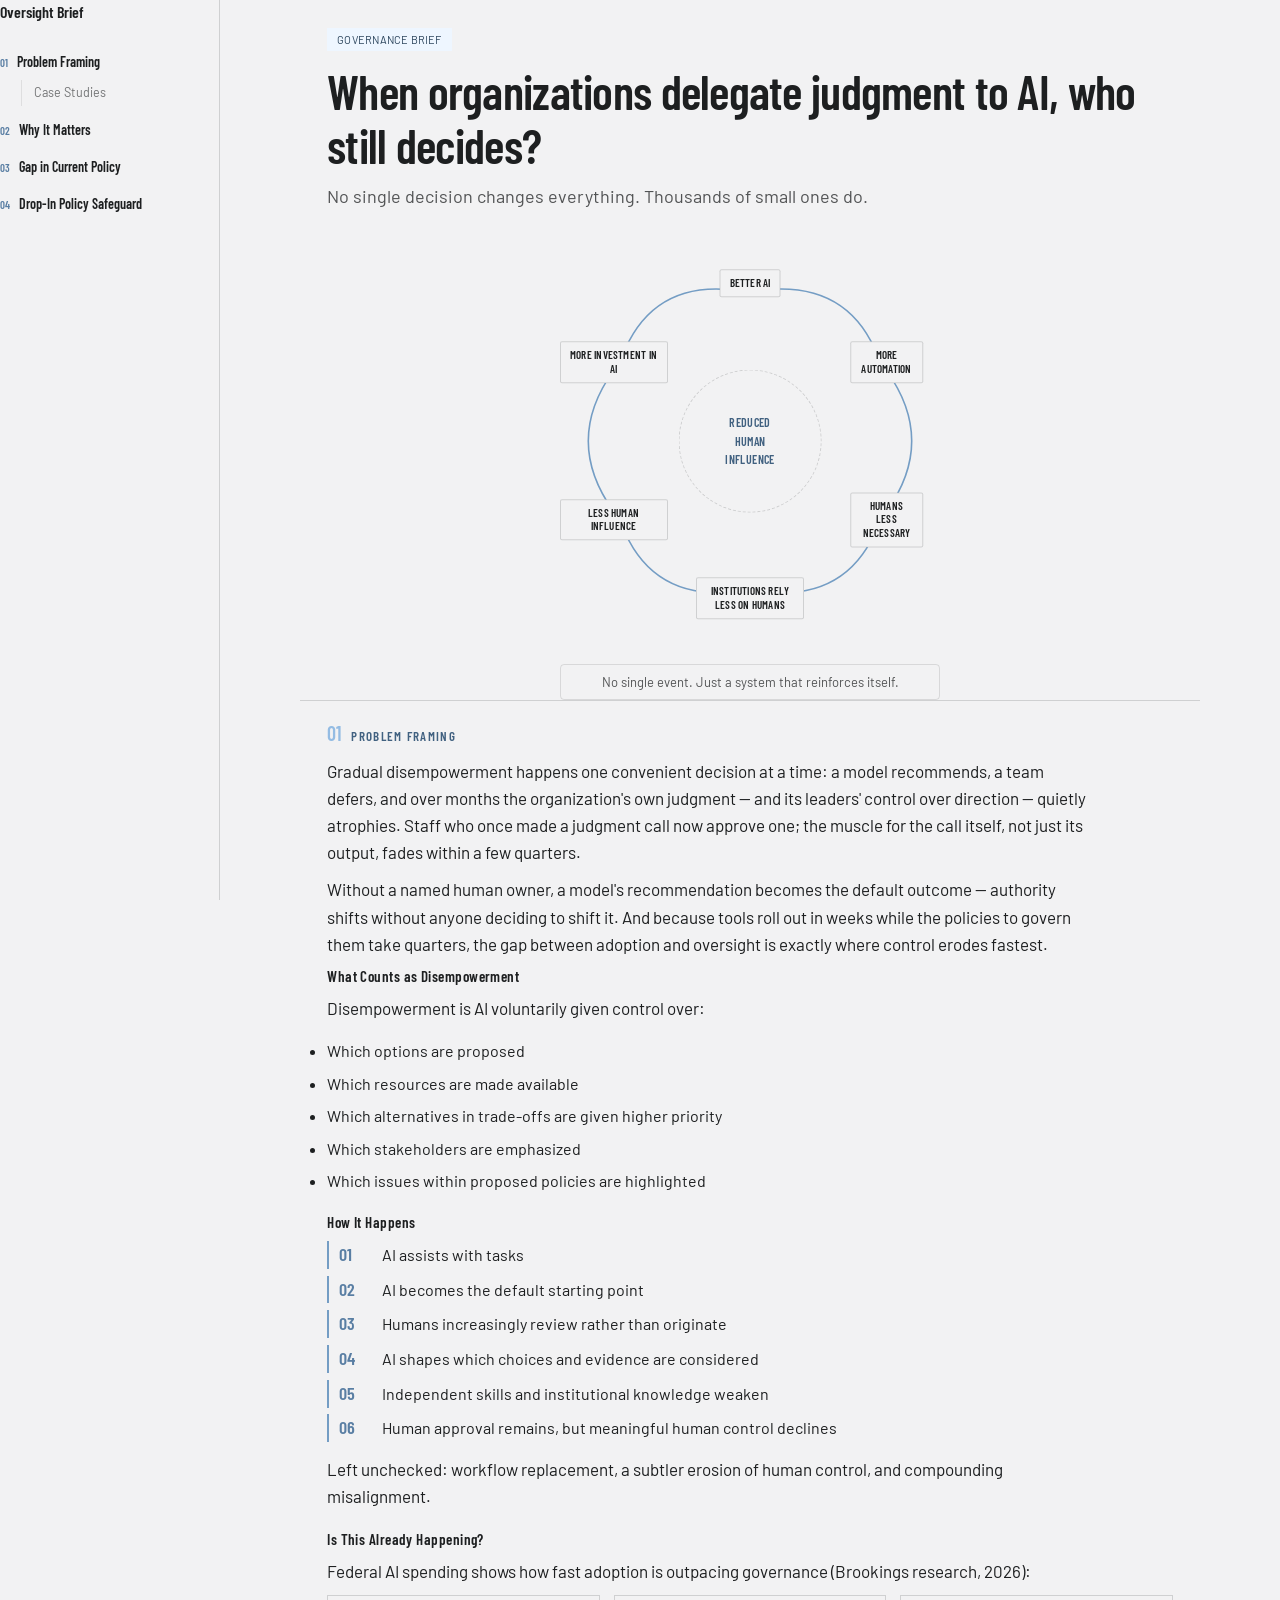
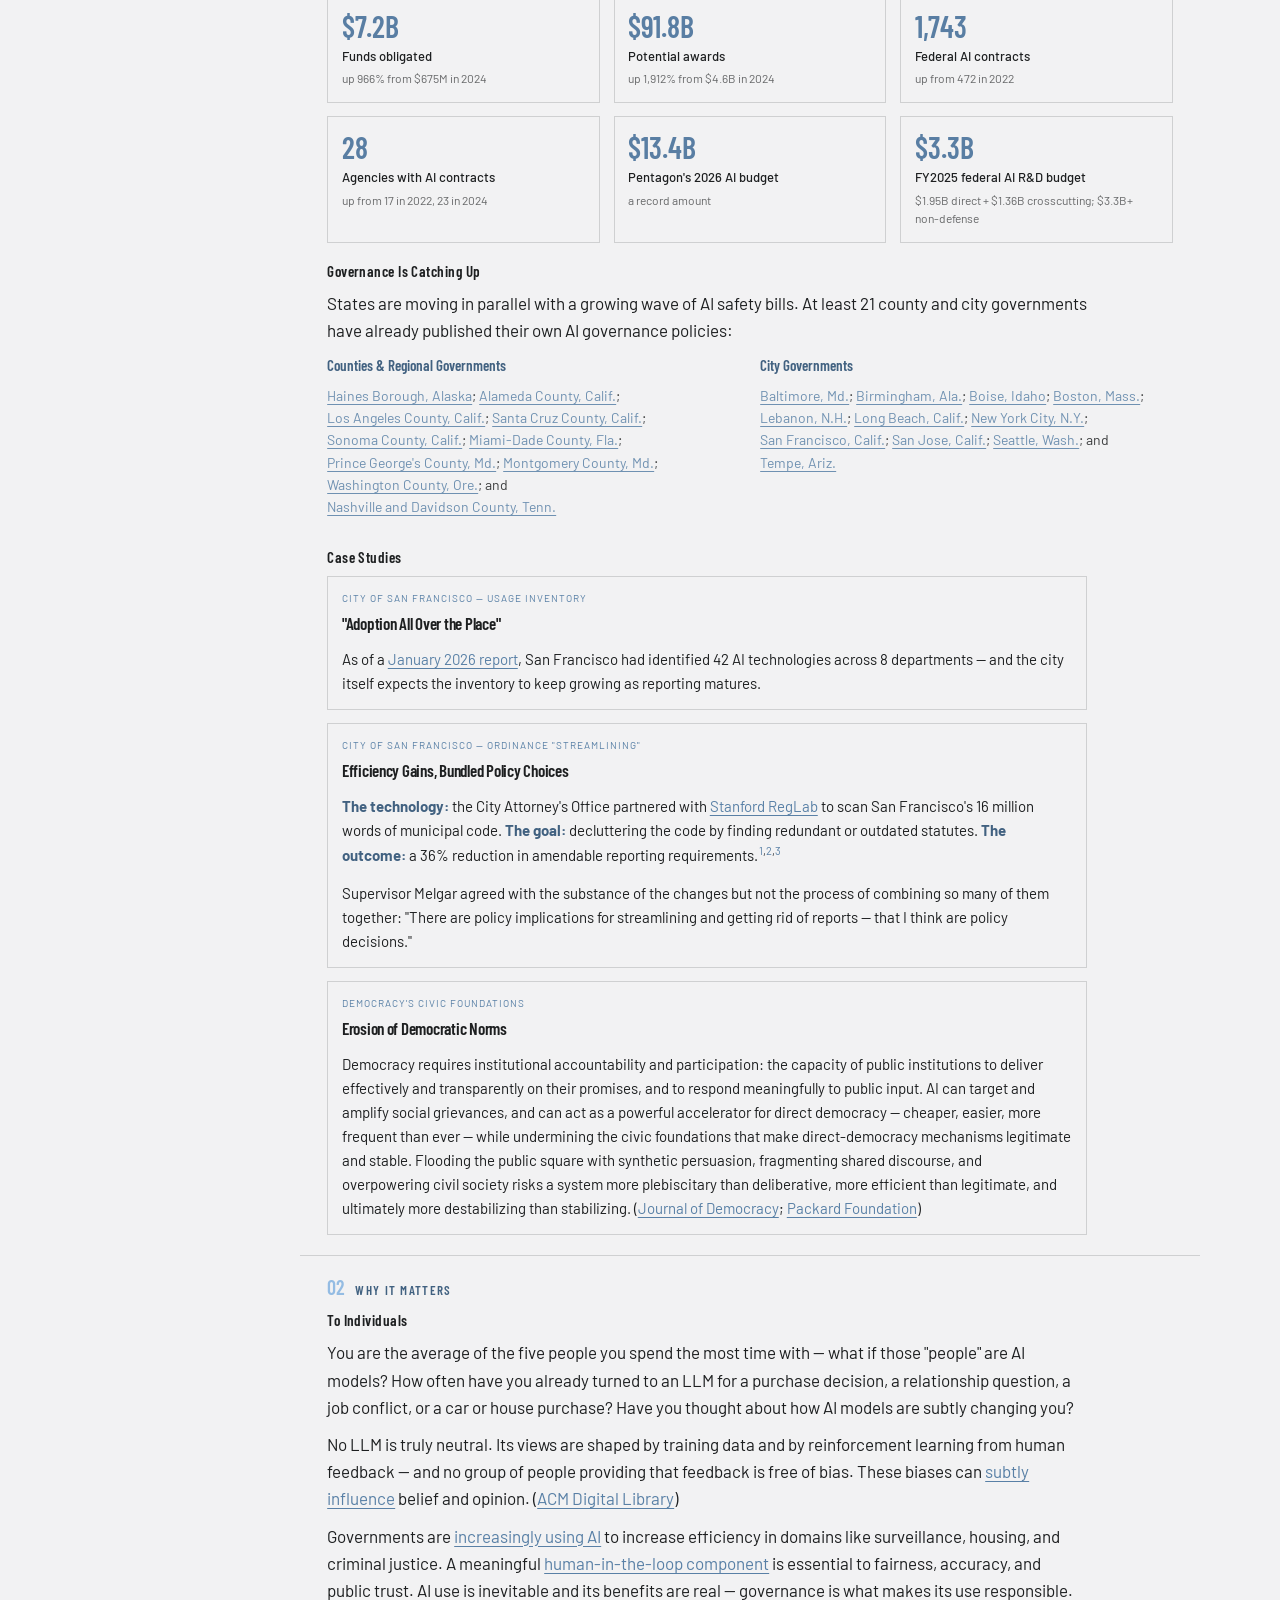
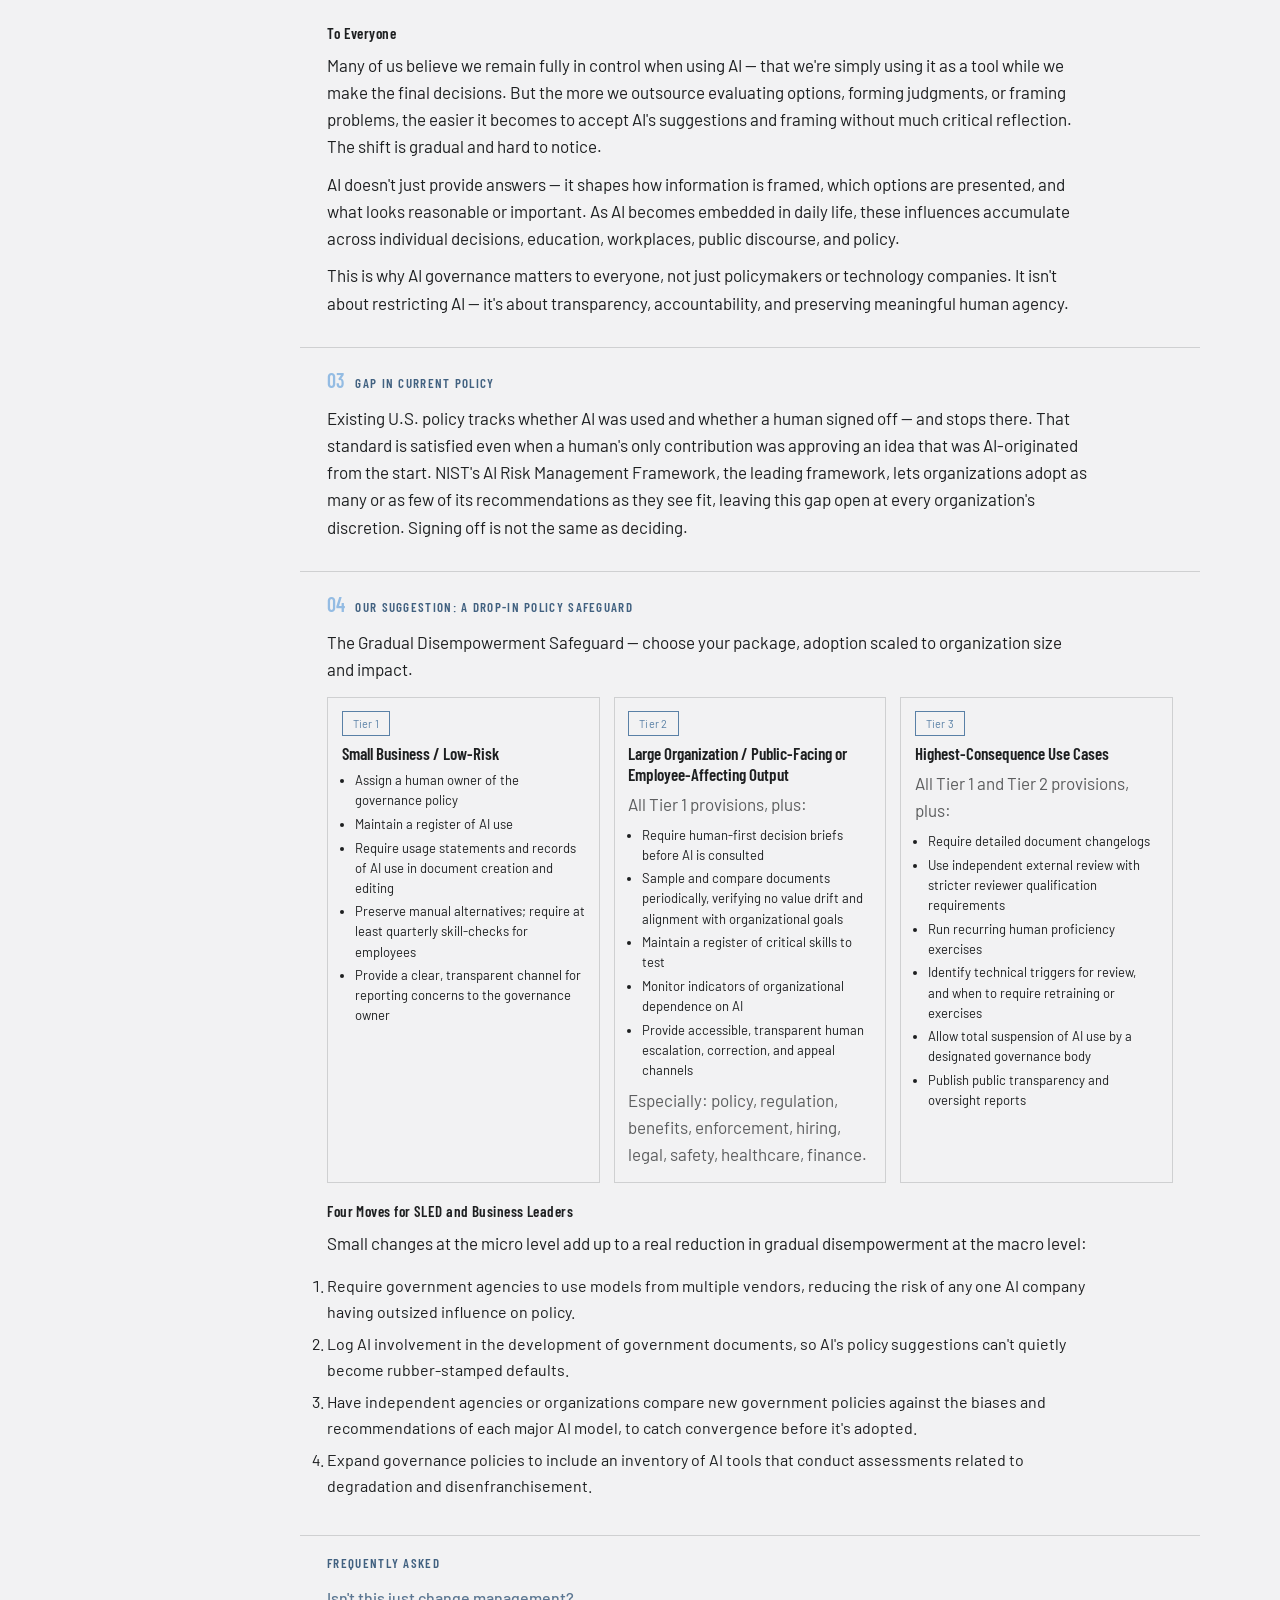
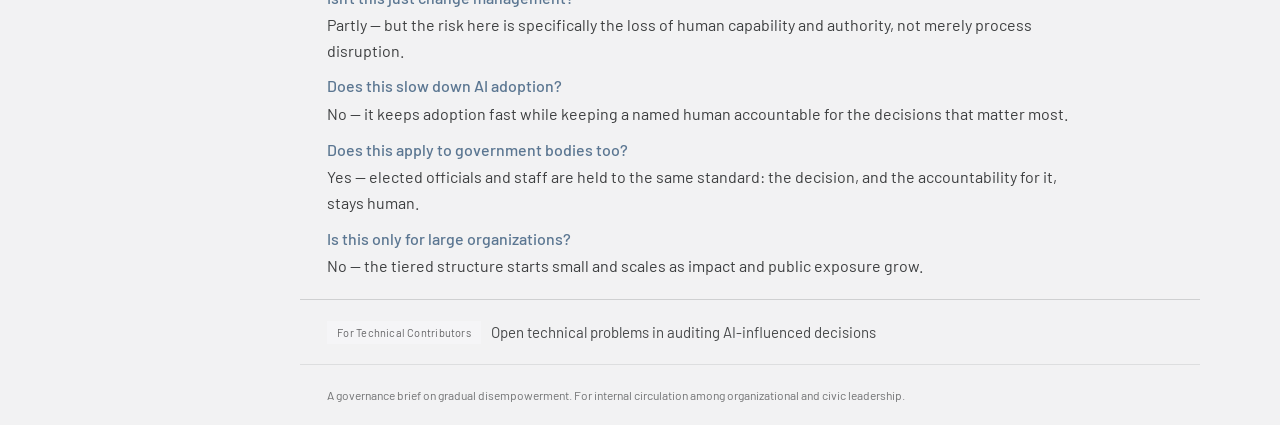
<file: site/index.html>
<!DOCTYPE html>
<html lang="en">
<head>
<meta charset="utf-8">
<meta name="viewport" content="width=device-width, initial-scale=1">
<title>When organizations delegate judgment to AI, who still decides? — Oversight Brief</title>
<meta name="description" content="A governance brief on gradual disempowerment: the evidence it's already underway, case studies from city government, and a tiered policy organizations and local government can adopt today.">
<link rel="stylesheet" href="./styles.css">
<link rel="stylesheet" href="./site.css">
</head>
<body class="ds-industry">

<aside class="side-nav">
  <div class="nav-brand">Oversight Brief</div>
  <nav class="side-nav-links">
    <a href="#problem" class="side-nav-primary"><span class="side-nav-num">01</span>Problem Framing</a>
    <a href="#cases" class="side-nav-sub">Case Studies</a>
    <a href="#why" class="side-nav-primary"><span class="side-nav-num">02</span>Why It Matters</a>
    <a href="#gap" class="side-nav-primary"><span class="side-nav-num">03</span>Gap in Current Policy</a>
    <a href="#safeguard" class="side-nav-primary"><span class="side-nav-num">04</span>Drop-In Policy Safeguard</a>
  </nav>
</aside>

<div class="page">
<header class="hero wrap">
  <div class="tag tag-accent" style="margin-bottom: var(--space-4);">GOVERNANCE BRIEF</div>
  <h1>When organizations delegate judgment to AI, who still decides?</h1>
  <p class="lede">No single decision changes everything. Thousands of small ones do.</p>

  <div class="flywheel">
    <svg class="flywheel-arrows" viewBox="0 0 400 400" preserveAspectRatio="xMidYMid meet" aria-hidden="true">
      <defs>
        <marker id="fw-arrow" viewBox="0 0 10 10" refX="6" refY="5" markerWidth="6" markerHeight="6" orient="auto-start-reverse">
          <path d="M0,0 L10,5 L0,10 z"></path>
        </marker>
      </defs>
      <path d="M200,58 Q292,42 322,120" marker-end="url(#fw-arrow)"></path>
      <path d="M330,133 Q378,200 330,267" marker-end="url(#fw-arrow)"></path>
      <path d="M322,280 Q292,358 200,342" marker-end="url(#fw-arrow)"></path>
      <path d="M200,342 Q108,358 78,280" marker-end="url(#fw-arrow)"></path>
      <path d="M70,267 Q22,200 70,133" marker-end="url(#fw-arrow)"></path>
      <path d="M78,120 Q108,42 196,58" marker-end="url(#fw-arrow)"></path>
    </svg>
    <div class="flywheel-center">Reduced<br>Human<br>Influence</div>
    <div class="flywheel-node" style="left:50%; top:12.5%;">Better AI</div>
    <div class="flywheel-node" style="left:82.5%; top:31.25%;">More Automation</div>
    <div class="flywheel-node" style="left:82.5%; top:68.75%;">Humans Less Necessary</div>
    <div class="flywheel-node" style="left:50%; top:87.5%;">Institutions Rely Less on Humans</div>
    <div class="flywheel-node" style="left:17.5%; top:68.75%;">Less Human Influence</div>
    <div class="flywheel-node" style="left:17.5%; top:31.25%;">More Investment in AI</div>
  </div>
  <p class="flywheel-caption">No single event. Just a system that reinforces itself.</p>
</header>

<main>
  <section id="problem" class="brief-section wrap">
    <h2><span class="section-num">01</span>Problem Framing</h2>
    <p>Gradual disempowerment happens one convenient decision at a time: a model recommends, a team defers, and over months the organization's own judgment — and its leaders' control over direction — quietly atrophies. Staff who once made a judgment call now approve one; the muscle for the call itself, not just its output, fades within a few quarters.</p>
    <p>Without a named human owner, a model's recommendation becomes the default outcome — authority shifts without anyone deciding to shift it. And because tools roll out in weeks while the policies to govern them take quarters, the gap between adoption and oversight is exactly where control erodes fastest.</p>

    <h3>What Counts as Disempowerment</h3>
    <p>Disempowerment is AI voluntarily given control over:</p>
    <ul class="def-list">
      <li>Which options are proposed</li>
      <li>Which resources are made available</li>
      <li>Which alternatives in trade-offs are given higher priority</li>
      <li>Which stakeholders are emphasized</li>
      <li>Which issues within proposed policies are highlighted</li>
    </ul>

    <h3>How It Happens</h3>
    <ol class="chain">
      <li><span class="chain-num">01</span><span>AI assists with tasks</span></li>
      <li><span class="chain-num">02</span><span>AI becomes the default starting point</span></li>
      <li><span class="chain-num">03</span><span>Humans increasingly review rather than originate</span></li>
      <li><span class="chain-num">04</span><span>AI shapes which choices and evidence are considered</span></li>
      <li><span class="chain-num">05</span><span>Independent skills and institutional knowledge weaken</span></li>
      <li><span class="chain-num">06</span><span>Human approval remains, but meaningful human control declines</span></li>
    </ol>
    <p>Left unchecked: workflow replacement, a subtler erosion of human control, and compounding misalignment.</p>

    <h3>Is This Already Happening?</h3>
    <p>Federal AI spending shows how fast adoption is outpacing governance (Brookings research, 2026):</p>

    <div class="stat-grid">
      <div class="card stat-tile">
        <div class="stat-number">$7.2B</div>
        <div class="stat-label">Funds obligated</div>
        <div class="stat-delta">up 966% from $675M in 2024</div>
      </div>
      <div class="card stat-tile">
        <div class="stat-number">$91.8B</div>
        <div class="stat-label">Potential awards</div>
        <div class="stat-delta">up 1,912% from $4.6B in 2024</div>
      </div>
      <div class="card stat-tile">
        <div class="stat-number">1,743</div>
        <div class="stat-label">Federal AI contracts</div>
        <div class="stat-delta">up from 472 in 2022</div>
      </div>
      <div class="card stat-tile">
        <div class="stat-number">28</div>
        <div class="stat-label">Agencies with AI contracts</div>
        <div class="stat-delta">up from 17 in 2022, 23 in 2024</div>
      </div>
      <div class="card stat-tile">
        <div class="stat-number">$13.4B</div>
        <div class="stat-label">Pentagon's 2026 AI budget</div>
        <div class="stat-delta">a record amount</div>
      </div>
      <div class="card stat-tile">
        <div class="stat-number">$3.3B</div>
        <div class="stat-label">FY2025 federal AI R&amp;D budget</div>
        <div class="stat-delta">$1.95B direct + $1.36B crosscutting; $3.3B+ non-defense</div>
      </div>
    </div>

    <h3>Governance Is Catching Up</h3>
    <p>States are moving in parallel with a growing wave of AI safety bills. At least 21 county and city governments have already published their own AI governance policies:</p>
    <div class="juris-grid">
      <div class="juris-col">
        <div class="juris-heading">Counties &amp; Regional Governments</div>
        <p class="juris-links">
          <a href="https://www.hainesalaska.gov/media/75666" target="_blank" rel="noopener">Haines Borough, Alaska</a>;
          <a href="https://itd.alamedacountyca.gov/generative-ai-policy/" target="_blank" rel="noopener">Alameda County, Calif.</a>;
          <a href="https://file.lacounty.gov/SDSInter/bos/bc/1167064_2024-9-12DevelopmentofLACounty_sArtificialIntelligencePolicyFramework_ItemNo.9_AgendaofMay7_2024_.pdf" target="_blank" rel="noopener">Los Angeles County, Calif.</a>;
          <a href="https://www2.santacruzcountyca.gov/personnel/vpolandproc/ProceduresManual/PM6476.pdf" target="_blank" rel="noopener">Santa Cruz County, Calif.</a>;
          <a href="https://sonomacounty.ca.gov/sonoma-county-adopts-artificial-intelligence-policy" target="_blank" rel="noopener">Sonoma County, Calif.</a>;
          <a href="https://documents.miamidade.gov/mayor/memos/03.22.24-Report-on-Miami-Dade-Countys-Policy-on-Artificial-Intelligence-Directive-No-231203.pdf" target="_blank" rel="noopener">Miami-Dade County, Fla.</a>;
          <a href="https://www.princegeorgescountymd.gov/departments-offices/news-events/news/alsobrooks-administration-issues-executive-order-responsible-use-artificial-intelligence" target="_blank" rel="noopener">Prince George's County, Md.</a>;
          <a href="https://www.montgomerycountymd.gov/OPI/ai-action-plan.html" target="_blank" rel="noopener">Montgomery County, Md.</a>;
          <a href="https://www.washingtoncountyor.gov/home/documents/artificial-intelligence-best-practice/download?inline" target="_blank" rel="noopener">Washington County, Ore.</a>; and
          <a href="https://www.nashville.gov/sites/default/files/2024-04/ISM-20-Artificial-Intelligence-and-Generative-Artificial-Intelligence-Use.pdf?ct=1713207273" target="_blank" rel="noopener">Nashville and Davidson County, Tenn.</a>
        </p>
      </div>
      <div class="juris-col">
        <div class="juris-heading">City Governments</div>
        <p class="juris-links">
          <a href="https://www.baltimorecity.gov/sites/default/files/Generative%20AI%20Executive%20Order%20-%20Signed.pdf" target="_blank" rel="noopener">Baltimore, Md.</a>;
          <a href="https://cms7files1.revize.com/birmingham/Document_Center/Department/Generative%20AI%20guidlines.pdf" target="_blank" rel="noopener">Birmingham, Ala.</a>;
          <a href="https://www.cityofboise.org/departments/human-resources/employee-policy-handbook/section-400-general-provisions/430q-city-use-of-artificial-intelligence-ai-regulation/" target="_blank" rel="noopener">Boise, Idaho</a>;
          <a href="https://www.boston.gov/sites/default/files/file/2023/05/Guidelines-for-Using-Generative-AI-2023.pdf" target="_blank" rel="noopener">Boston, Mass.</a>;
          <a href="https://lebanonnh.gov/1737/AI-Policy" target="_blank" rel="noopener">Lebanon, N.H.</a>;
          <a href="https://www.longbeach.gov/smartcity/projects/generative-ai-guidance/" target="_blank" rel="noopener">Long Beach, Calif.</a>;
          <a href="https://www.nyc.gov/content/oti/pages/artificial-intelligence" target="_blank" rel="noopener">New York City, N.Y.</a>;
          <a href="https://www.sf.gov/reports--december-2023--san-francisco-generative-ai-guidelines" target="_blank" rel="noopener">San Francisco, Calif.</a>;
          <a href="https://www.sanjoseca.gov/your-government/departments-offices/information-technology/itd-generative-ai-guideline" target="_blank" rel="noopener">San Jose, Calif.</a>;
          <a href="https://seattle.gov/documents/Departments/SeattleIT/City-of-Seattle-Generative-Artificial-Intelligence-Policy.pdf" target="_blank" rel="noopener">Seattle, Wash.</a>; and
          <a href="https://www.documentcloud.org/documents/23859134-ethical_artifical_intelligence_policydocx/" target="_blank" rel="noopener">Tempe, Ariz.</a>
        </p>
      </div>
    </div>

    <h3 id="cases">Case Studies</h3>

    <div class="case-card card">
      <div class="card-kicker">City of San Francisco — Usage Inventory</div>
      <h4 class="card-title">"Adoption All Over the Place"</h4>
      <p class="card-body">As of a <a href="https://apple.news/AJ0TYSeyITD2sbuQEnLzXxA" target="_blank" rel="noopener">January 2026 report</a>, San Francisco had identified 42 AI technologies across 8 departments — and the city itself expects the inventory to keep growing as reporting matures.</p>
    </div>

    <div class="case-card card">
      <div class="card-kicker">City of San Francisco — Ordinance "Streamlining"</div>
      <h4 class="card-title">Efficiency Gains, Bundled Policy Choices</h4>
      <p class="card-body"><strong>The technology:</strong> the City Attorney's Office partnered with <a href="https://reglab.org/" target="_blank" rel="noopener">Stanford RegLab</a> to scan San Francisco's 16 million words of municipal code. <strong>The goal:</strong> decluttering the code by finding redundant or outdated statutes. <strong>The outcome:</strong> a 36% reduction in amendable reporting requirements.<sup><a href="https://www.linkedin.com/pulse/reports-nobody-reads-how-san-francisco-used-ai-declutter-noveck-k6k7e" target="_blank" rel="noopener">1</a>,<a href="https://rebootdemocracy.ai/blog/sf-ai-regulatory-decluttering" target="_blank" rel="noopener">2</a>,<a href="https://www.sf.gov/news-city-attorney-introduces-legislation-to-modernize-municipal-code-with-technology" target="_blank" rel="noopener">3</a></sup></p>
      <p class="card-body">Supervisor Melgar agreed with the substance of the changes but not the process of combining so many of them together: "There are policy implications for streamlining and getting rid of reports — that I think are policy decisions."</p>
    </div>

    <div class="case-card card">
      <div class="card-kicker">Democracy's Civic Foundations</div>
      <h4 class="card-title">Erosion of Democratic Norms</h4>
      <p class="card-body">Democracy requires institutional accountability and participation: the capacity of public institutions to deliver effectively and transparently on their promises, and to respond meaningfully to public input. AI can target and amplify social grievances, and can act as a powerful accelerator for direct democracy — cheaper, easier, more frequent than ever — while undermining the civic foundations that make direct-democracy mechanisms legitimate and stable. Flooding the public square with synthetic persuasion, fragmenting shared discourse, and overpowering civil society risks a system more plebiscitary than deliberative, more efficient than legitimate, and ultimately more destabilizing than stabilizing. (<a href="https://www.journalofdemocracy.org/articles/the-ai-democracy-dilemma/" target="_blank" rel="noopener">Journal of Democracy</a>; <a href="https://www.packard.org/wp-content/uploads/2026/03/AI-x-Democracy-Perspectives-from-an-Emerging-Field-Final-Report.pdf" target="_blank" rel="noopener">Packard Foundation</a>)</p>
    </div>
  </section>

  <section id="why" class="brief-section wrap">
    <h2><span class="section-num">02</span>Why It Matters</h2>

    <h3>To Individuals</h3>
    <p>You are the average of the five people you spend the most time with — what if those "people" are AI models? How often have you already turned to an LLM for a purchase decision, a relationship question, a job conflict, or a car or house purchase? Have you thought about how AI models are subtly changing you?</p>
    <p>No LLM is truly neutral. Its views are shaped by training data and by reinforcement learning from human feedback — and no group of people providing that feedback is free of bias. These biases can <a href="https://news.yale.edu/2026/03/03/ais-hidden-bias-chatbots-can-influence-opinions-without-trying" target="_blank" rel="noopener">subtly influence</a> belief and opinion. (<a href="https://dl.acm.org/doi/10.1145/3544548.3581196" target="_blank" rel="noopener">ACM Digital Library</a>)</p>
    <p>Governments are <a href="https://epic.org/issues/ai/government-use-of-ai/" target="_blank" rel="noopener">increasingly using AI</a> to increase efficiency in domains like surveillance, housing, and criminal justice. A meaningful <a href="https://www.sciencedirect.com/science/article/pii/S0740624X2300076X" target="_blank" rel="noopener">human-in-the-loop component</a> is essential to fairness, accuracy, and public trust. AI use is inevitable and its benefits are real — governance is what makes its use responsible.</p>

    <h3>To Everyone</h3>
    <p>Many of us believe we remain fully in control when using AI — that we're simply using it as a tool while we make the final decisions. But the more we outsource evaluating options, forming judgments, or framing problems, the easier it becomes to accept AI's suggestions and framing without much critical reflection. The shift is gradual and hard to notice.</p>
    <p>AI doesn't just provide answers — it shapes how information is framed, which options are presented, and what looks reasonable or important. As AI becomes embedded in daily life, these influences accumulate across individual decisions, education, workplaces, public discourse, and policy.</p>
    <p>This is why AI governance matters to everyone, not just policymakers or technology companies. It isn't about restricting AI — it's about transparency, accountability, and preserving meaningful human agency.</p>
  </section>

  <section id="gap" class="brief-section wrap">
    <h2><span class="section-num">03</span>Gap in Current Policy</h2>
    <p>Existing U.S. policy tracks whether AI was used and whether a human signed off — and stops there. That standard is satisfied even when a human's only contribution was approving an idea that was AI-originated from the start. NIST's AI Risk Management Framework, the leading framework, lets organizations adopt as many or as few of its recommendations as they see fit, leaving this gap open at every organization's discretion. Signing off is not the same as deciding.</p>
  </section>

  <section id="safeguard" class="brief-section policy wrap">
    <h2><span class="section-num">04</span>Our Suggestion: A Drop-In Policy Safeguard</h2>
    <p>The Gradual Disempowerment Safeguard — choose your package, adoption scaled to organization size and impact.</p>

    <div class="tier-grid">
      <div class="tier-card card">
        <div class="tag tag-outline tier-tag">Tier 1</div>
        <div class="tier-name">Small Business / Low-Risk</div>
        <ul>
          <li>Assign a human owner of the governance policy</li>
          <li>Maintain a register of AI use</li>
          <li>Require usage statements and records of AI use in document creation and editing</li>
          <li>Preserve manual alternatives; require at least quarterly skill-checks for employees</li>
          <li>Provide a clear, transparent channel for reporting concerns to the governance owner</li>
        </ul>
      </div>
      <div class="tier-card card">
        <div class="tag tag-outline tier-tag">Tier 2</div>
        <div class="tier-name">Large Organization / Public-Facing or Employee-Affecting Output</div>
        <p class="tier-scope">All Tier 1 provisions, plus:</p>
        <ul>
          <li>Require human-first decision briefs before AI is consulted</li>
          <li>Sample and compare documents periodically, verifying no value drift and alignment with organizational goals</li>
          <li>Maintain a register of critical skills to test</li>
          <li>Monitor indicators of organizational dependence on AI</li>
          <li>Provide accessible, transparent human escalation, correction, and appeal channels</li>
        </ul>
        <p class="tier-scope">Especially: policy, regulation, benefits, enforcement, hiring, legal, safety, healthcare, finance.</p>
      </div>
      <div class="tier-card card">
        <div class="tag tag-outline tier-tag">Tier 3</div>
        <div class="tier-name">Highest-Consequence Use Cases</div>
        <p class="tier-scope">All Tier 1 and Tier 2 provisions, plus:</p>
        <ul>
          <li>Require detailed document changelogs</li>
          <li>Use independent external review with stricter reviewer qualification requirements</li>
          <li>Run recurring human proficiency exercises</li>
          <li>Identify technical triggers for review, and when to require retraining or exercises</li>
          <li>Allow total suspension of AI use by a designated governance body</li>
          <li>Publish public transparency and oversight reports</li>
        </ul>
      </div>
    </div>

    <h3>Four Moves for SLED and Business Leaders</h3>
    <p>Small changes at the micro level add up to a real reduction in gradual disempowerment at the macro level:</p>
    <ol class="numbered-list">
      <li>Require government agencies to use models from multiple vendors, reducing the risk of any one AI company having outsized influence on policy.</li>
      <li>Log AI involvement in the development of government documents, so AI's policy suggestions can't quietly become rubber-stamped defaults.</li>
      <li>Have independent agencies or organizations compare new government policies against the biases and recommendations of each major AI model, to catch convergence before it's adopted.</li>
      <li>Expand governance policies to include an inventory of AI tools that conduct assessments related to degradation and disenfranchisement.</li>
    </ol>
  </section>

  <section id="faq" class="brief-section faq wrap">
    <h2>Frequently Asked</h2>
    <ul class="faq-list">
      <li><strong>Isn't this just change management?</strong> Partly — but the risk here is specifically the loss of human capability and authority, not merely process disruption.</li>
      <li><strong>Does this slow down AI adoption?</strong> No — it keeps adoption fast while keeping a named human accountable for the decisions that matter most.</li>
      <li><strong>Does this apply to government bodies too?</strong> Yes — elected officials and staff are held to the same standard: the decision, and the accountability for it, stays human.</li>
      <li><strong>Is this only for large organizations?</strong> No — the tiered structure starts small and scales as impact and public exposure grow.</li>
    </ul>
  </section>

  <details class="tech-details wrap">
    <summary><span class="tag tag-neutral">For Technical Contributors</span> Open technical problems in auditing AI-influenced decisions</summary>
    <div class="tech-body">
      <p>The reliable signal comes from instrumentation at generation time, not detection after the fact.</p>
      <ul>
        <li><strong>Provenance logging &amp; audit tooling</strong> — lobbying-disclosure-style log schemas, cryptographic signing of AI-drafted passages, and pipelines that compute a per-agency "delegation ratio" from logs rather than stylometry.</li>
        <li><strong>Rubber-stamp metrics</strong> — edit distance between the first AI draft and the final adopted text. Low edit distance means humans are approving rather than authoring — probably the single most direct disempowerment metric available.</li>
        <li><strong>Responsiveness elasticity</strong> — Regulations.gov already has public comments and final rules; measure how much final rules change in response to comments, and whether that elasticity declines over time.</li>
        <li><strong>Convergence-to-model testing</strong> — give the same policy brief to a panel of off-the-shelf models and measure whether adopted policies increasingly land inside the distribution of what the models produce.</li>
        <li><strong>Comprehension audits</strong> — NLP over hearing transcripts and Q&amp;A checking consistency between officials' oral explanations and the written policy, or controlled quiz-style audits.</li>
        <li><strong>Seeded-error canaries</strong> — insert subtle flaws into AI-drafted materials in controlled trials and measure whether human reviewers catch them, like penetration testing for human review capacity.</li>
        <li><strong>Monoculture detection</strong> — cross-agency correlation analysis: shared unusual drafting choices or errors fingerprint shared model dependence. Also vendor-concentration dashboards from procurement data.</li>
        <li><strong>Dependence indices via natural experiments</strong> — did agency output dip during an extended model outage? The deliberate version: continuity-of-operations exercises run without AI, with degradation measured.</li>
        <li><strong>Throughput anomalies</strong> — regulation volume and complexity per staff-hour; sudden jumps per human suggest delegation even without provenance data.</li>
      </ul>
      <p>Taken together: integrated auditing of AI usage across the full pipeline, from generation to adoption.</p>
    </div>
  </details>
</main>

<footer class="site-footer wrap">A governance brief on gradual disempowerment. For internal circulation among organizational and civic leadership.</footer>
</div>

</body>
</html>
</file>
<file: site/styles.css>
/* Industry — design-system tokens and component classes. This file is the source of truth for the system's look; retune it here and see readme.md. */
@import url('https://fonts.googleapis.com/css2?family=Barlow:wght@400;500;700&family=Barlow+Condensed:wght@400;600&display=swap');

.ds-industry {
  --color-bg: #f2f2f3;
  --color-surface: #e9e9ea;
  --color-text: #1d1f20;
  --color-accent: #5980a6;
  --color-accent-2: #728fab;
  --color-divider: color-mix(in srgb, #1d1f20 16%, transparent);

  /* Tonal ramps — generated in OKLCH on one shared lightness scale, so the
     same step of any role matches the others in visual value. */
  --color-neutral-100: #f5f5f8;
  --color-neutral-200: #e7e7ea;
  --color-neutral-300: #d4d4d7;
  --color-neutral-400: #b7b7ba;
  --color-neutral-500: #98989b;
  --color-neutral-600: #7a7a7d;
  --color-neutral-700: #5d5d60;
  --color-neutral-800: #424244;
  --color-neutral-900: #2b2b2d;

  --color-accent-100: #eef6ff;
  --color-accent-200: #d6ebff;
  --color-accent-300: #b5d9fd;
  --color-accent-400: #94bce3;
  --color-accent-500: #749dc4;
  --color-accent-600: #597ea3;
  --color-accent-700: #416180;
  --color-accent-800: #2c455d;
  --color-accent-900: #1d2d3d;

  --color-accent-2-100: #eef6ff;
  --color-accent-2-200: #d6ebff;
  --color-accent-2-300: #bdd8f2;
  --color-accent-2-400: #9ebbd8;
  --color-accent-2-500: #7e9cb8;
  --color-accent-2-600: #627d98;
  --color-accent-2-700: #486077;
  --color-accent-2-800: #314457;
  --color-accent-2-900: #1f2d3a;

  --font-heading: "Barlow Condensed", system-ui, sans-serif;
  --font-heading-weight: 600;
  --font-body: "Barlow", system-ui, sans-serif;

  --space-1: 3.4px;
  --space-2: 6.8px;
  --space-3: 10.2px;
  --space-4: 13.6px;
  --space-6: 20.4px;
  --space-8: 27.2px;

  --radius-sm: 2px;
  --radius-md: 4px;
  --radius-lg: 7px;

  /* Elevation — derived from the ground: soft ink-tinted shadows on a
     light theme, a hairline edge + ambient darkness on a dark one. */
  --shadow-sm: 0 1px 2px color-mix(in srgb, #2b2b2d 14%, transparent);
  --shadow-md: 0 3px 10px color-mix(in srgb, #2b2b2d 16%, transparent);
  --shadow-lg: 0 12px 32px color-mix(in srgb, #2b2b2d 22%, transparent);
}

.ds-industry {
  background: var(--color-bg);
  color: var(--color-text);
  font-family: var(--font-body);
}
h1, h2, h3, h4 { font-family: var(--font-heading); font-weight: var(--font-heading-weight); }

.blueprint {
  position: relative;
  border: 1px solid var(--color-divider);
  border-radius: 0;
}
/* The overlay image treatments (halftone, duotone) clip their overlay
   (overflow:hidden); a blueprint wrapper draws its registration marks
   outside the box, so when both classes share a wrapper the frame must
   win. */
.blueprint.halftone, .blueprint.plate, .blueprint.duotone { overflow: visible; }
.blueprint > .corner {
  position: absolute; width: 11px; height: 11px;
  color: color-mix(in srgb, var(--color-text) 55%, transparent);
}
.blueprint > .corner::before, .blueprint > .corner::after {
  content: ""; position: absolute; background: currentColor;
}
.blueprint > .corner::before { left: 5px; top: 0; width: 1px; height: 100%; }
.blueprint > .corner::after  { top: 5px; left: 0; width: 100%; height: 1px; }
.blueprint > .corner.tl { top: -6px; left: -6px; }
.blueprint > .corner.tr { top: -6px; right: -6px; }
.blueprint > .corner.bl { bottom: -6px; left: -6px; }
.blueprint > .corner.br { bottom: -6px; right: -6px; }

.duotone{position:relative;overflow:hidden}
.duotone::after{content:"";position:absolute;inset:0;pointer-events:none;
  background:var(--color-accent);mix-blend-mode:color}

/* ══════════════════════════════════════════════════════════════════════════
   Components — built with the tokens above. Plain CSS
   on plain HTML: no JavaScript, no build step. Each class is documented in
   readme.md and demonstrated in foundations/ and components/.
   ══════════════════════════════════════════════════════════════════════ */

*, *::before, *::after { box-sizing: border-box; }
.ds-industry { margin: 0; font-size: 15px; line-height: 1.55; font-weight: 400; }
h1, h2, h3, h4, h5, h6 {
  font-family: var(--font-heading); font-weight: var(--font-heading-weight);
  line-height: 1.12; letter-spacing: -0.015em; margin: 0 0 var(--space-2);
}
h1 { font-size: 42px; }
h2 { font-size: 32px; }
h3 { font-size: 25px; }
h4 { font-size: 20px; }
h5 { font-size: 16px; }
h6 { font-size: 13px; }
h6 { letter-spacing: 0.08em; text-transform: uppercase; }
p { margin: 0 0 var(--space-3); }
a { color: var(--color-accent); text-underline-offset: 3px; }
img { display: block; max-width: 100%; }
figure { margin: 0; }
figcaption {
  font-size: 11px; margin-top: var(--space-1);
  color: color-mix(in srgb, var(--color-text) 55%, transparent);
}
.text-muted { color: color-mix(in srgb, var(--color-text) 55%, transparent); }
:focus { outline: none; }
:focus-visible { outline: 2px solid var(--color-accent); outline-offset: 2px; }
::selection { background: color-mix(in srgb, var(--color-accent) 30%, transparent); }

/* — rules — */
.hr {
  height: 1px; border: 0; margin: var(--space-4) 0;
  background: var(--color-divider);
}

/* — buttons — */
.btn {
  display: inline-flex; align-items: center; justify-content: center; gap: 6px;
  cursor: pointer; text-decoration: none;
  font-family: var(--font-heading); font-weight: var(--font-heading-weight);
  font-size: 14px; line-height: 1.2; color: var(--color-text); /* matches the .input's 14px —
     the pair sits side by side in sign-up rows */
  background: transparent; border: 1px solid transparent;
  padding: var(--space-2) calc(var(--space-3) * 1.2);
  border-radius: var(--radius-md);
}
.btn svg { display: block; }
.btn:disabled { opacity: 0.45; cursor: not-allowed; }
.btn-primary { background: var(--color-accent); color: var(--color-bg); }
.btn-primary:hover { background: var(--color-accent-600); }
.btn-primary:active { background: var(--color-accent-700); }
.btn-secondary { border-color: var(--color-divider); }
.btn-secondary:hover { background: color-mix(in srgb, var(--color-text) 7%, transparent); }
.btn-secondary:active { background: color-mix(in srgb, var(--color-text) 14%, transparent); }
.btn-ghost { color: var(--color-accent); padding-inline: var(--space-1); }
.btn-ghost:hover { background: color-mix(in srgb, var(--color-accent) 10%, transparent); }
.btn-ghost:active { background: color-mix(in srgb, var(--color-accent) 18%, transparent); }
.btn-icon { width: 36px; height: 36px; padding: 0; }
.btn-block { width: 100%; margin-top: var(--space-2); }

/* — forms — */
.field > label {
  display: block; font-size: 12px; margin-bottom: 5px;
  color: color-mix(in srgb, var(--color-text) 70%, transparent);
}
.input {
  width: 100%; min-height: 36px; padding: 6px 10px; font: inherit;
  font-size: 14px; color: var(--color-text); caret-color: var(--color-accent);
  background: var(--color-surface);
  border: 1px solid var(--color-divider); border-radius: var(--radius-md);
}
.input:hover { border-color: color-mix(in srgb, var(--color-text) 45%, transparent); }
.input:focus-visible { border-color: var(--color-accent); outline-offset: 0; }
textarea.input { min-height: 90px; resize: vertical; }
.radio { display: inline-flex; align-items: center; gap: 8px; cursor: pointer; font-size: 14px; }
.radio input, .seg-opt input {
  position: absolute; opacity: 0; width: 0; height: 0; pointer-events: none;
}
.radio .dot {
  width: 16px; height: 16px; flex: none; border-radius: 50%;
  border: 1.5px solid var(--color-divider);
}
.radio:hover .dot { border-color: var(--color-accent); }
.radio input:checked + .dot {
  border-color: var(--color-accent); background: var(--color-accent);
  box-shadow: inset 0 0 0 4px var(--color-bg);
}
.radio input:focus-visible + .dot { outline: 2px solid var(--color-accent); outline-offset: 2px; }
.seg {
  display: inline-flex; overflow: hidden;
  border: 1px solid var(--color-divider); border-radius: var(--radius-md);
}
.seg-opt {
  display: inline-flex; align-items: center; gap: 6px;
  padding: 7px 12px; font-size: 13px; cursor: pointer;
}
.seg-opt + .seg-opt { border-left: 1px solid var(--color-divider); }
.seg-opt:has(input:checked) { background: var(--color-accent); color: var(--color-bg); }
.seg-opt:not(:has(input:checked)):hover { background: color-mix(in srgb, var(--color-text) 7%, transparent); }
.seg-opt:has(input:focus-visible) { outline: 2px solid var(--color-accent); outline-offset: -2px; }

/* — cards — */
.card {
  display: flex; flex-direction: column; gap: var(--space-2);
  padding: var(--space-3); border-radius: var(--radius-md); background: var(--color-surface);
}
.card-kicker { font-size: 10px; letter-spacing: 0.1em; text-transform: uppercase; color: var(--color-accent); }
.card-title {
  font-family: var(--font-heading); font-weight: var(--font-heading-weight);
  font-size: 17px; line-height: 1.2;
}
.card-body { margin: 0; font-size: 13px; opacity: 0.8; flex: 1; }
.card-meta {
  display: flex; align-items: center; gap: 6px; font-size: 11px;
  color: color-mix(in srgb, var(--color-text) 50%, transparent);
}
.elev-sm { box-shadow: var(--shadow-sm); }
.elev-md { box-shadow: var(--shadow-md); }
.elev-lg { box-shadow: var(--shadow-lg); }

/* — tags — */
.tag {
  display: inline-flex; align-items: center; font-size: 11px;
  letter-spacing: 0.02em; padding: 3px 10px;
  border-radius: calc(var(--radius-md) * 0.75);
}
.tag-accent { background: var(--color-accent-100); color: var(--color-accent-800); }
.tag-accent-2 { background: var(--color-accent-2-100); color: var(--color-accent-2-800); }
.tag-neutral { background: var(--color-neutral-100); color: var(--color-neutral-800); }
.tag-outline { border: 1px solid var(--color-accent); color: var(--color-accent); }

/* — navigation — */
.nav {
  display: flex; align-items: center; gap: var(--space-4);
  padding: var(--space-3) var(--space-4);
  border-bottom: none;
}
.nav-brand {
  font-family: var(--font-heading); font-weight: var(--font-heading-weight);
  font-size: 18px; margin-right: auto;
}
.nav a { color: inherit; text-decoration: none; font-size: 14px; }
.nav a:hover, .nav a[aria-current='page'] { color: var(--color-accent); }

/* — tables — */
.table { width: 100%; border-collapse: collapse; font-size: 14px; }
.table th {
  text-align: left; font-size: 11px; letter-spacing: 0.08em; text-transform: uppercase;
  color: color-mix(in srgb, var(--color-text) 60%, transparent);
  padding: var(--space-2); border-bottom: 1px solid var(--color-divider);
}
.table td {
  padding: var(--space-2);
  border-bottom: 1px solid color-mix(in srgb, var(--color-text) 8%, transparent);
}
.table tbody tr:hover { background: color-mix(in srgb, var(--color-text) 4%, transparent); }

/* — dialog — */
.dialog-backdrop {
  position: fixed; inset: 0; display: grid; place-items: center;
  padding: var(--space-4);
  background: color-mix(in srgb, var(--color-neutral-900) 50%, transparent);
}
.dialog {
  width: min(440px, 100%); display: flex; flex-direction: column; gap: var(--space-3);
  padding: var(--space-4); border-radius: var(--radius-lg);
  background: var(--color-surface); box-shadow: var(--shadow-lg);
}
.dialog-title {
  font-family: var(--font-heading); font-weight: var(--font-heading-weight);
  font-size: 20px;
}
.dialog-body { font-size: 14px; opacity: 0.85; }
.dialog-actions { display: flex; justify-content: flex-end; gap: var(--space-2); margin-top: var(--space-2); }

/* — blueprint frame: components are wireframe objects (see .blueprint
     and .corner above) — square, transparent, hairline-bordered — */
.card, .btn, .input, .tag, .seg, .dialog { border-radius: 0; }
.card, .dialog { background: transparent; border: 1px solid var(--color-divider); }
.btn { border: 1px solid var(--color-divider); }
.btn-primary { border-color: var(--color-accent); }
.btn-ghost { border-color: transparent; }
</file>
<file: site/site.css>
/* Site-level layout for the governance brief page.
   Built on top of the Industry design system (styles.css) — no tokens
   are redefined here, only page structure and responsive behavior. */

html {
  scroll-behavior: smooth;
}

body.ds-industry {
  min-height: 100vh;
}

/* — left-hand navigation rail — */
body.ds-industry {
  display: grid;
  grid-template-columns: 220px 1fr;
  align-items: start;
}

.page {
  min-width: 0;
}

.side-nav {
  position: sticky;
  top: 0;
  height: 100vh;
  overflow-y: auto;
  display: flex;
  flex-direction: column;
  gap: var(--space-6);
  padding: var(--space-6) var(--space-5);
  border-right: 1px solid var(--color-divider);
}

.side-nav .nav-brand {
  font-size: 16px;
  margin-right: 0;
}

.side-nav-links {
  display: flex;
  flex-direction: column;
  gap: var(--space-1);
}

.side-nav-primary {
  display: flex;
  align-items: baseline;
  gap: 9px;
  padding: 6px 0;
  font-family: var(--font-heading);
  font-weight: var(--font-heading-weight);
  font-size: 14px;
  color: var(--color-text);
  text-decoration: none;
}

.side-nav-num {
  font-size: 11px;
  color: var(--color-accent-600);
}

.side-nav-sub {
  display: block;
  margin: -2px 0 4px 21px;
  padding: 3px 0 3px 12px;
  border-left: 1px solid var(--color-divider);
  font-size: 12.5px;
  color: var(--color-text);
  opacity: 0.6;
  text-decoration: none;
}

.side-nav-primary:hover,
.side-nav-sub:hover {
  color: var(--color-accent-600);
  opacity: 1;
}

/* — in-content section numbering (visual hierarchy w/ side-nav) — */
.brief-section h2 {
  display: flex;
  align-items: baseline;
  gap: var(--space-3);
}
.section-num {
  font-family: var(--font-heading);
  font-weight: var(--font-heading-weight);
  font-size: 20px;
  letter-spacing: 0;
  text-transform: none;
  color: var(--color-accent-400);
}

.wrap {
  max-width: 900px;
  margin: 0 auto;
  padding-left: var(--space-8);
  padding-right: var(--space-8);
}

.hero {
  padding-top: var(--space-8);
  padding-bottom: var(--space-5);
}

.hero h1 {
  font-size: clamp(30px, 5vw, 48px);
  max-width: 820px;
}

.hero .lede {
  font-size: 18px;
  opacity: 0.75;
  max-width: 640px;
  margin-top: var(--space-3);
}

/* — flywheel diagram — */
.flywheel {
  position: relative;
  width: min(420px, 90vw);
  aspect-ratio: 1 / 1;
  margin: var(--space-6) auto var(--space-4);
}
.flywheel-arrows {
  position: absolute;
  inset: 0;
  width: 100%;
  height: 100%;
}
.flywheel-arrows path {
  fill: none;
  stroke: var(--color-accent-500);
  stroke-width: 1.5;
}
.flywheel-arrows marker path {
  fill: var(--color-accent-500);
  stroke: none;
}
.flywheel-node {
  position: absolute;
  transform: translate(-50%, -50%);
  max-width: 108px;
  padding: 6px 9px;
  background: var(--color-bg);
  border: 1px solid var(--color-divider);
  border-radius: var(--radius-sm);
  font-family: var(--font-heading);
  font-weight: var(--font-heading-weight);
  font-size: 11px;
  line-height: 1.25;
  letter-spacing: 0.02em;
  text-transform: uppercase;
  text-align: center;
  color: var(--color-text);
}
.flywheel-center {
  position: absolute;
  left: 50%;
  top: 50%;
  transform: translate(-50%, -50%);
  width: 34%;
  aspect-ratio: 1 / 1;
  border-radius: 50%;
  border: 1.5px dashed var(--color-divider);
  display: flex;
  align-items: center;
  justify-content: center;
  text-align: center;
  font-family: var(--font-heading);
  font-weight: var(--font-heading-weight);
  font-size: 12px;
  letter-spacing: 0.03em;
  text-transform: uppercase;
  color: var(--color-accent-700);
}
.flywheel-caption {
  max-width: 380px;
  margin: 0 auto;
  padding: var(--space-2) var(--space-4);
  border: 1px solid var(--color-divider);
  border-radius: var(--radius-md);
  font-size: 13px;
  text-align: center;
  opacity: 0.75;
}

@media (max-width: 480px) {
  .flywheel-node {
    font-size: 9.5px;
    max-width: 84px;
    padding: 4px 6px;
  }
  .flywheel-center {
    font-size: 10px;
  }
}

.brief-section {
  padding-top: var(--space-6);
  padding-bottom: var(--space-6);
  border-top: 1px solid var(--color-divider);
}

.brief-section h2 {
  font-size: 13px;
  letter-spacing: 0.1em;
  text-transform: uppercase;
  color: var(--color-accent-700);
  margin-bottom: var(--space-4);
}

.brief-section p {
  font-size: 17px;
  line-height: 1.6;
  max-width: 760px;
}

.brief-section.faq p {
  font-size: 16px;
  line-height: 1.6;
  opacity: 0.85;
}

.faq-list {
  list-style: none;
  margin: 0;
  padding: 0;
  max-width: 760px;
  display: flex;
  flex-direction: column;
  gap: var(--space-3);
}
.faq-list li {
  font-size: 16px;
  line-height: 1.6;
  opacity: 0.85;
}
.faq-list li strong {
  display: block;
  opacity: 1;
  color: var(--color-accent-700);
  font-weight: 500;
  margin-bottom: 2px;
}

.brief-section p strong {
  color: var(--color-accent-700);
}

.brief-section.policy p strong {
  color: var(--color-accent-600);
}

.brief-section h3 {
  font-size: 15px;
  letter-spacing: 0.03em;
  color: var(--color-text);
  margin-top: var(--space-6);
  margin-bottom: var(--space-3);
}

.brief-section h3:first-of-type {
  margin-top: var(--space-5);
}

/* — definition & numbered lists — */
.def-list,
.numbered-list {
  max-width: 760px;
  padding-left: var(--space-5);
  font-size: 16px;
  line-height: 1.6;
  display: flex;
  flex-direction: column;
  gap: var(--space-2);
}

/* — pipeline / chain diagram — */
.chain {
  list-style: none;
  margin: 0 0 var(--space-4);
  padding: 0;
  max-width: 640px;
  display: flex;
  flex-direction: column;
  gap: var(--space-2);
}
.chain li {
  display: grid;
  grid-template-columns: 32px 1fr;
  align-items: baseline;
  gap: var(--space-3);
  padding-left: var(--space-3);
  border-left: 2px solid var(--color-accent-500);
  font-size: 16px;
}
.chain-num {
  font-family: var(--font-heading);
  font-weight: var(--font-heading-weight);
  font-size: 18px;
  color: var(--color-accent-600);
}

/* — stat grid — */
.stat-grid {
  display: grid;
  grid-template-columns: repeat(3, 1fr);
  gap: var(--space-4);
  margin-bottom: var(--space-5);
}
.stat-tile {
  padding: var(--space-4);
  gap: var(--space-1);
}
.stat-number {
  font-family: var(--font-heading);
  font-weight: var(--font-heading-weight);
  font-size: 30px;
  color: var(--color-accent-600);
  line-height: 1.1;
}
.stat-label {
  font-size: 13px;
  font-weight: 500;
}
.stat-delta {
  font-size: 12px;
  opacity: 0.65;
}

/* — jurisdiction lists — */
.juris-grid {
  display: grid;
  grid-template-columns: 1fr 1fr;
  gap: var(--space-6);
  max-width: 900px;
}
.juris-heading {
  font-family: var(--font-heading);
  font-weight: var(--font-heading-weight);
  font-size: 15px;
  color: var(--color-accent-700);
  margin-bottom: var(--space-2);
}
.juris-grid p {
  font-size: 14px;
  line-height: 1.6;
  opacity: 0.85;
}
.juris-links a {
  white-space: nowrap;
}

.case-card .card-body sup {
  font-size: 11px;
  margin-left: 1px;
}
.case-card .card-body sup a {
  text-decoration: none;
}

/* — case study cards — */
.case-card {
  padding: var(--space-4);
  margin-bottom: var(--space-4);
  max-width: 760px;
}
.case-card:last-child {
  margin-bottom: 0;
}
.case-card .card-title {
  margin-bottom: var(--space-2);
}
.case-card .card-body {
  font-size: 15px;
  opacity: 1;
  max-width: none;
}
.case-card .card-body + .card-body {
  margin-top: var(--space-2);
}

/* — policy tier cards — */
.tier-grid {
  display: grid;
  grid-template-columns: repeat(3, 1fr);
  gap: var(--space-4);
  margin: var(--space-4) 0 var(--space-6);
}
.tier-card {
  padding: var(--space-4);
  gap: var(--space-2);
}
.tier-tag {
  align-self: flex-start;
}
.tier-name {
  font-family: var(--font-heading);
  font-weight: var(--font-heading-weight);
  font-size: 17px;
  line-height: 1.2;
}
.tier-card ul {
  margin: 0;
  padding-left: var(--space-4);
  font-size: 13px;
  line-height: 1.55;
  display: flex;
  flex-direction: column;
  gap: var(--space-1);
}
.tier-scope {
  font-size: 12px;
  opacity: 0.7;
  margin: 0;
}

/* — technical contributors (de-emphasized) — */
.tech-details {
  border-top: 1px solid var(--color-divider);
  padding-top: var(--space-6);
  padding-bottom: var(--space-6);
}
.tech-details summary {
  cursor: pointer;
  font-size: 15px;
  display: flex;
  align-items: center;
  gap: var(--space-3);
  color: var(--color-text);
  opacity: 0.8;
}
.tech-details summary:hover {
  opacity: 1;
}
.tech-details summary::-webkit-details-marker {
  color: var(--color-neutral-500);
}
.tech-body {
  margin-top: var(--space-4);
  max-width: 760px;
}
.tech-body p {
  font-size: 14px;
  opacity: 0.8;
}
.tech-body ul {
  padding-left: var(--space-4);
  display: flex;
  flex-direction: column;
  gap: var(--space-2);
  font-size: 13px;
  line-height: 1.55;
  opacity: 0.85;
}

.site-footer {
  padding-top: var(--space-6);
  padding-bottom: var(--space-6);
  border-top: 1px solid var(--color-divider);
  font-size: 12px;
  opacity: 0.6;
}

@media (max-width: 860px) {
  body.ds-industry {
    display: block;
  }
  .side-nav {
    position: sticky;
    height: auto;
    width: 100%;
    flex-direction: row;
    align-items: center;
    gap: var(--space-5);
    padding: var(--space-3) var(--space-4);
    border-right: none;
    border-bottom: 1px solid var(--color-divider);
    background: var(--color-bg);
    overflow-x: auto;
    overflow-y: visible;
    z-index: 10;
  }
  .side-nav .nav-brand {
    white-space: nowrap;
    flex: none;
    margin-right: var(--space-4);
  }
  .side-nav-links {
    flex-direction: row;
    align-items: center;
    gap: var(--space-4);
  }
  .side-nav-sub {
    margin: 0;
    padding: 0;
    border-left: none;
    white-space: nowrap;
  }
  .side-nav-primary {
    padding: 0;
    white-space: nowrap;
  }
}

@media (max-width: 640px) {
  .wrap {
    padding-left: var(--space-4);
    padding-right: var(--space-4);
  }
  .brief-section p,
  .brief-section.faq p {
    font-size: 16px;
  }
  .stat-grid {
    grid-template-columns: repeat(2, 1fr);
  }
  .tier-grid {
    grid-template-columns: 1fr;
  }
  .juris-grid {
    grid-template-columns: 1fr;
    gap: var(--space-4);
  }
}

@media (max-width: 480px) {
  .stat-grid {
    grid-template-columns: 1fr;
  }
}
</file>
